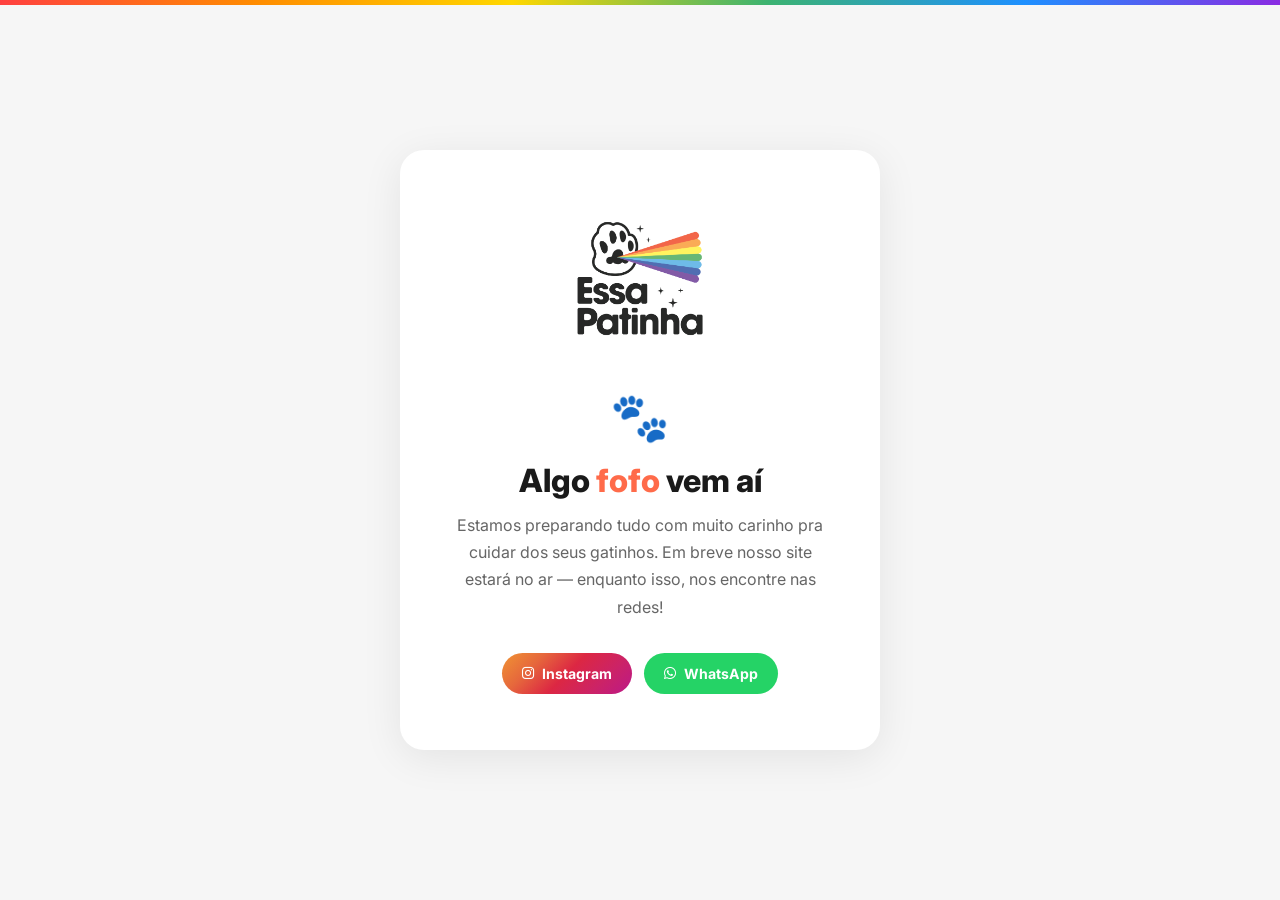
<file: index.html>
<!DOCTYPE html>
<html lang="pt-BR">
<head>
  <meta charset="UTF-8" />
  <meta name="viewport" content="width=device-width, initial-scale=1.0" />
  <title>Essa Patinha – Em breve!</title>
  <link rel="icon" href="data:image/svg+xml,<svg xmlns='http://www.w3.org/2000/svg' viewBox='0 0 100 100'><text y='.9em' font-size='90'>🐾</text></svg>" />
  <link rel="preconnect" href="https://fonts.googleapis.com" />
  <link rel="preconnect" href="https://fonts.gstatic.com" crossorigin />
  <link href="https://fonts.googleapis.com/css2?family=Inter:wght@400;600;700;800&display=swap" rel="stylesheet" />
  <link rel="stylesheet" href="https://cdnjs.cloudflare.com/ajax/libs/font-awesome/6.5.1/css/all.min.css" />
<style>
*, *::before, *::after { box-sizing: border-box; margin: 0; padding: 0; }

body {
  font-family: 'Inter', system-ui, sans-serif;
  background: #f6f6f6;
  min-height: 100vh;
  display: flex;
  flex-direction: column;
  align-items: center;
  justify-content: center;
  padding: 24px;
  text-align: center;
}

.rainbow-top {
  position: fixed;
  top: 0; left: 0; right: 0;
  height: 5px;
  background: linear-gradient(90deg,#ff4040,#ff8c00,#ffd700,#3cb371,#1e90ff,#8a2be2);
}

.card {
  background: #fff;
  border-radius: 24px;
  padding: 56px 48px;
  max-width: 480px;
  width: 100%;
  box-shadow: 0 8px 40px rgba(0,0,0,.08);
}

.logo { width: 160px; margin: 0 auto 32px; }

h1 {
  font-size: 2rem;
  font-weight: 800;
  color: #1a1a1a;
  margin-bottom: 12px;
  line-height: 1.2;
}

h1 em { color: #ff6b4a; font-style: normal; }

p {
  color: #666;
  font-size: 1rem;
  line-height: 1.7;
  margin-bottom: 32px;
}

.socials {
  display: flex;
  gap: 12px;
  justify-content: center;
}

.social-btn {
  display: inline-flex;
  align-items: center;
  gap: 8px;
  padding: 12px 20px;
  border-radius: 50px;
  font-weight: 700;
  font-size: .88rem;
  text-decoration: none;
  transition: transform .15s, box-shadow .15s;
}
.social-btn:hover { transform: translateY(-2px); box-shadow: 0 6px 16px rgba(0,0,0,.12); }

.btn-insta {
  background: linear-gradient(135deg,#f09433,#e6683c,#dc2743,#cc2366,#bc1888);
  color: #fff;
}
.btn-whats { background: #25d366; color: #fff; }

.paw {
  font-size: 3rem;
  margin-bottom: 16px;
  display: block;
  animation: float 3s ease-in-out infinite;
}

@keyframes float {
  0%, 100% { transform: translateY(0); }
  50%       { transform: translateY(-8px); }
}

@media (max-width: 480px) {
  .card { padding: 40px 24px; }
  .socials { flex-direction: column; }
  .social-btn { justify-content: center; }
}
</style>
</head>
<body>
  <div class="rainbow-top"></div>

  <div class="card">
    <img src="logo.png" alt="Essa Patinha" class="logo" />
    <span class="paw">🐾</span>
    <h1>Algo <em>fofo</em> vem aí</h1>
    <p>
      Estamos preparando tudo com muito carinho pra cuidar dos seus gatinhos.
      Em breve nosso site estará no ar — enquanto isso, nos encontre nas redes!
    </p>
    <div class="socials">
      <a href="https://instagram.com/essapatinha" target="_blank" rel="noopener" class="social-btn btn-insta">
        <i class="fa-brands fa-instagram"></i> Instagram
      </a>
      <a href="https://wa.me/55519953351122" target="_blank" rel="noopener" class="social-btn btn-whats">
        <i class="fa-brands fa-whatsapp"></i> WhatsApp
      </a>
    </div>
  </div>
</body>
</html>
</file>
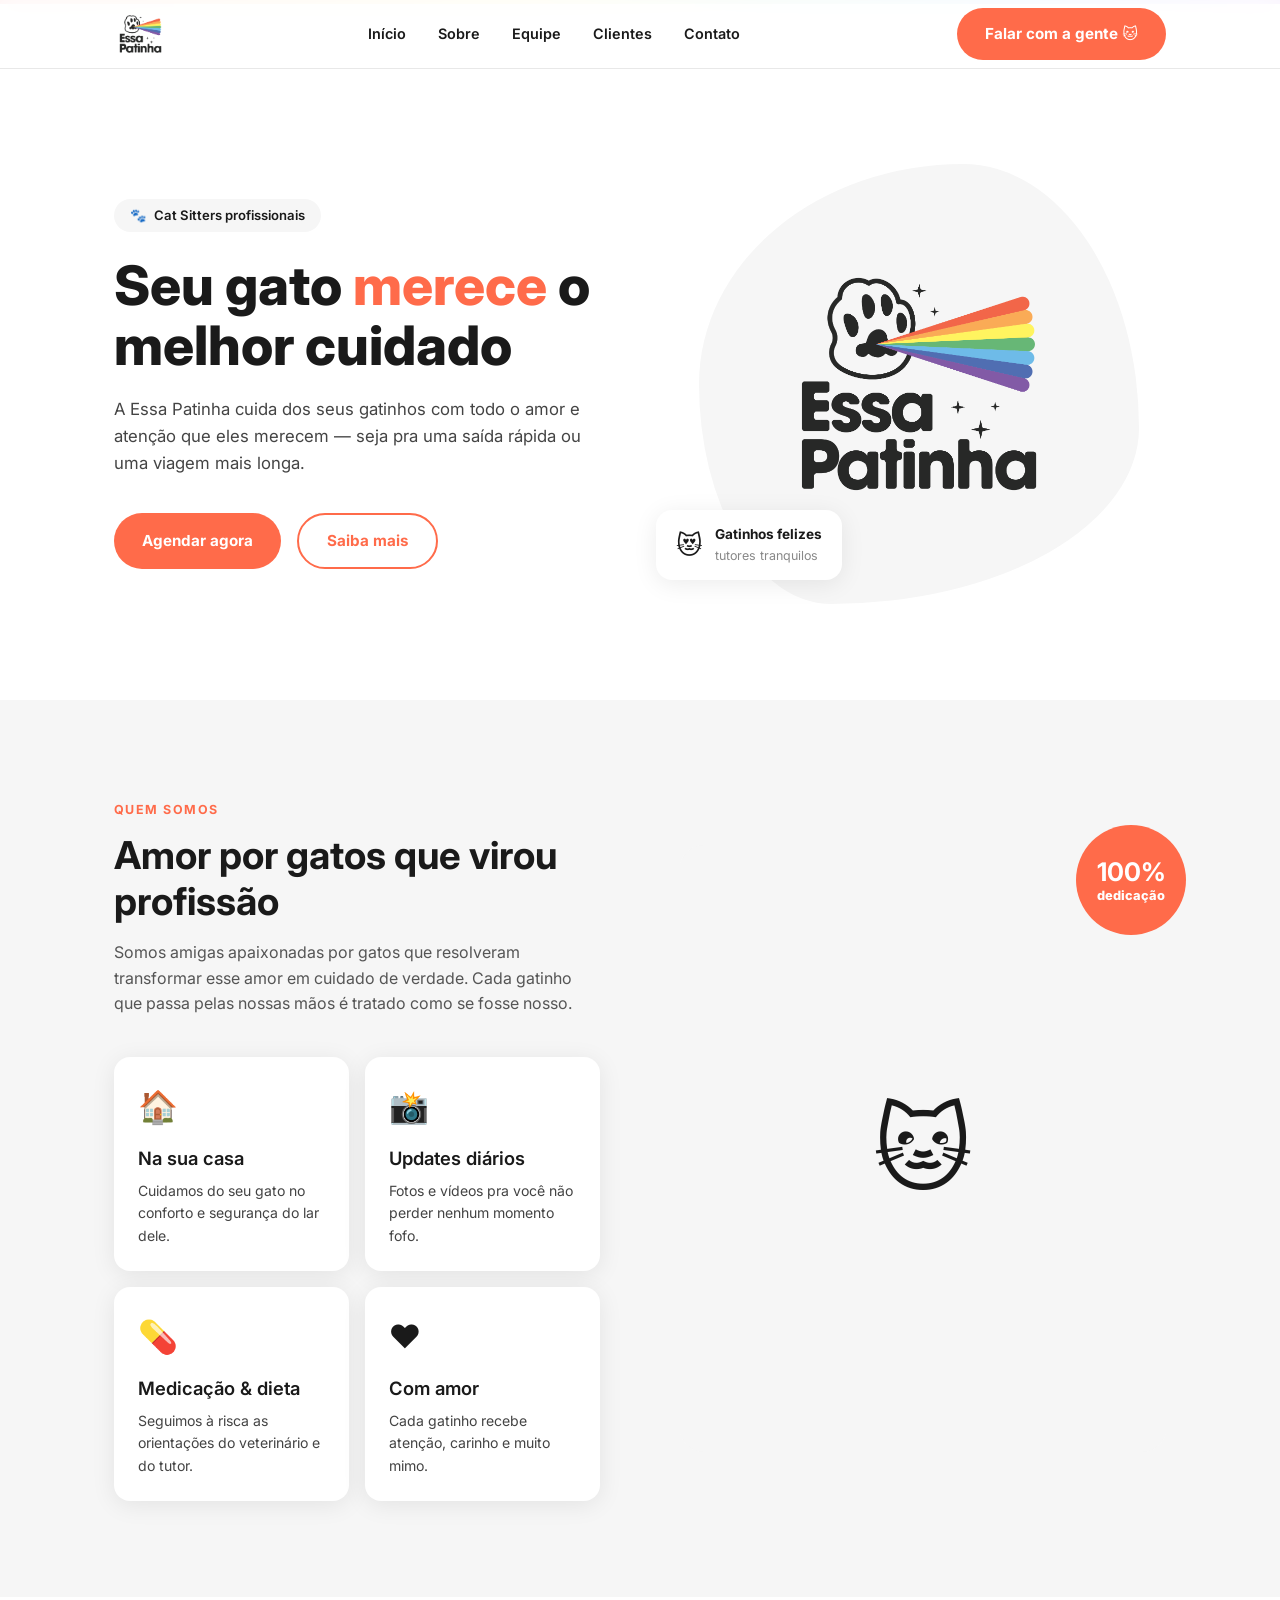
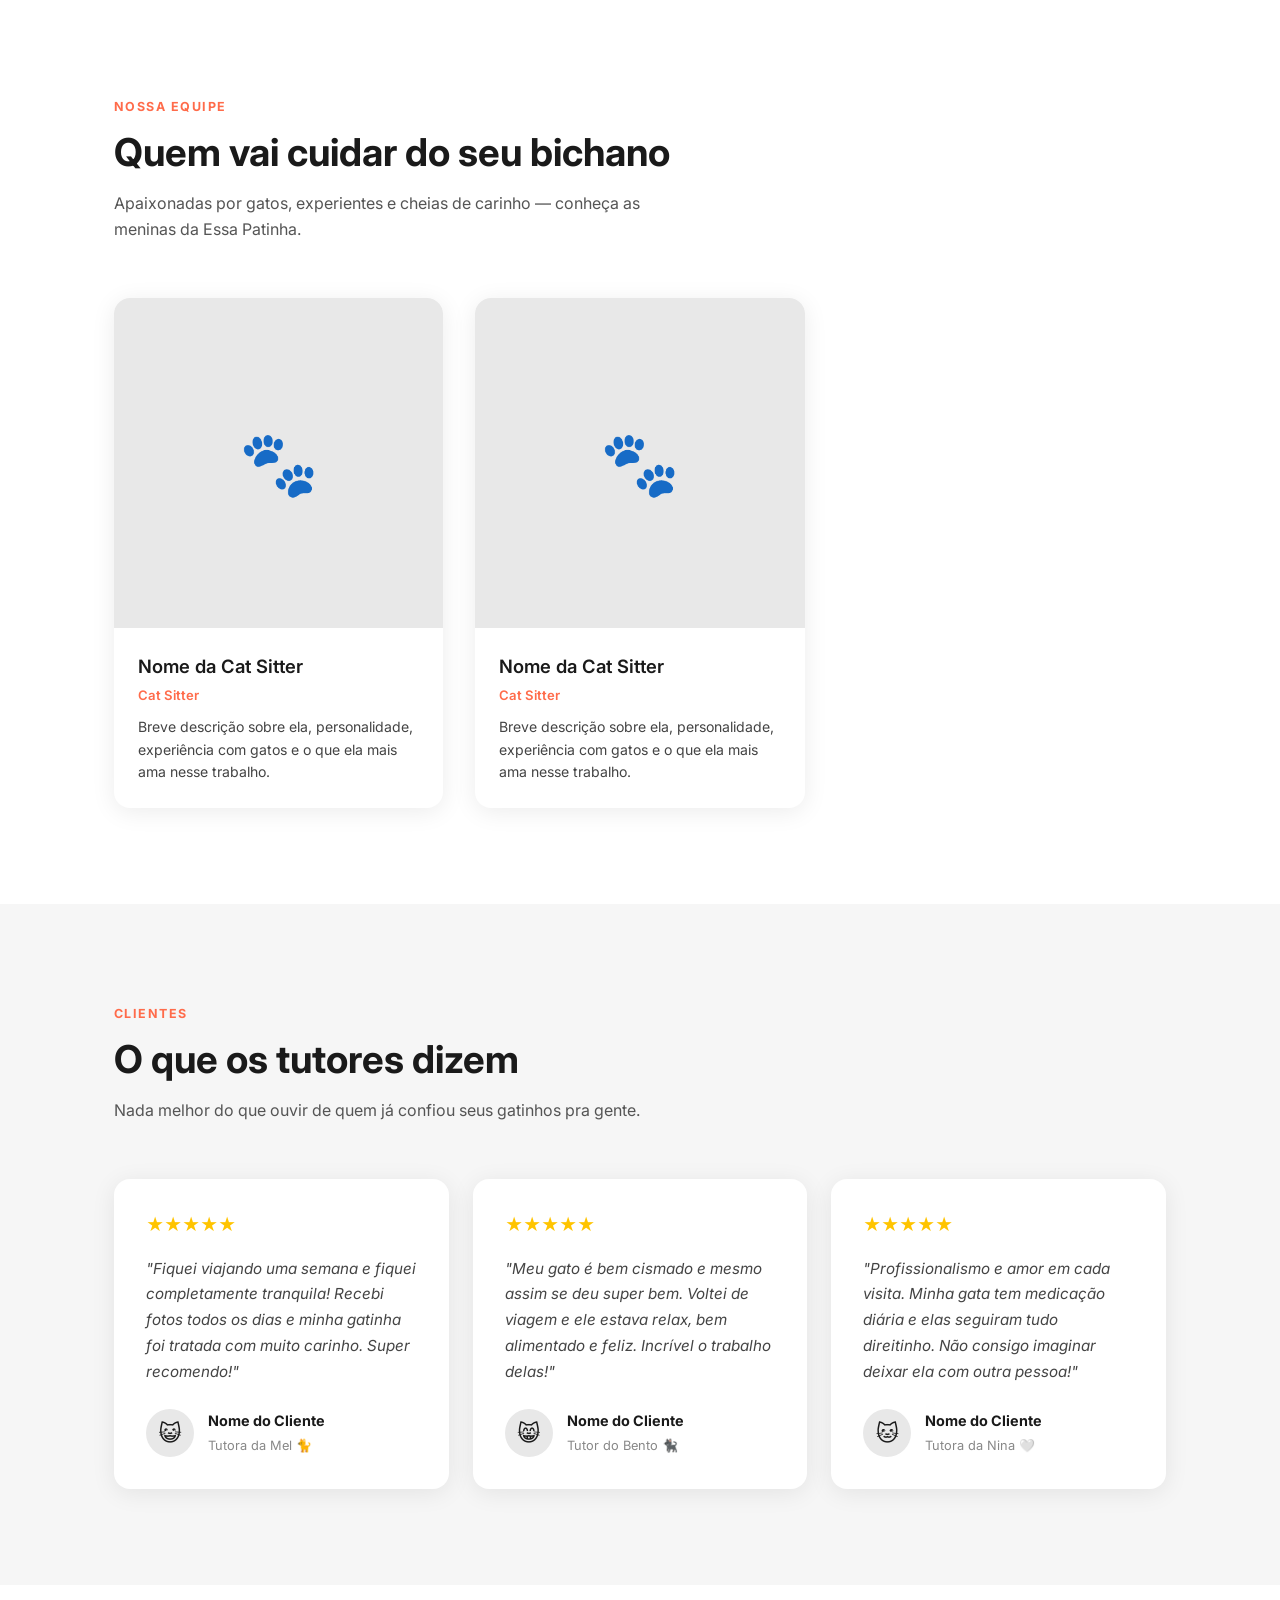
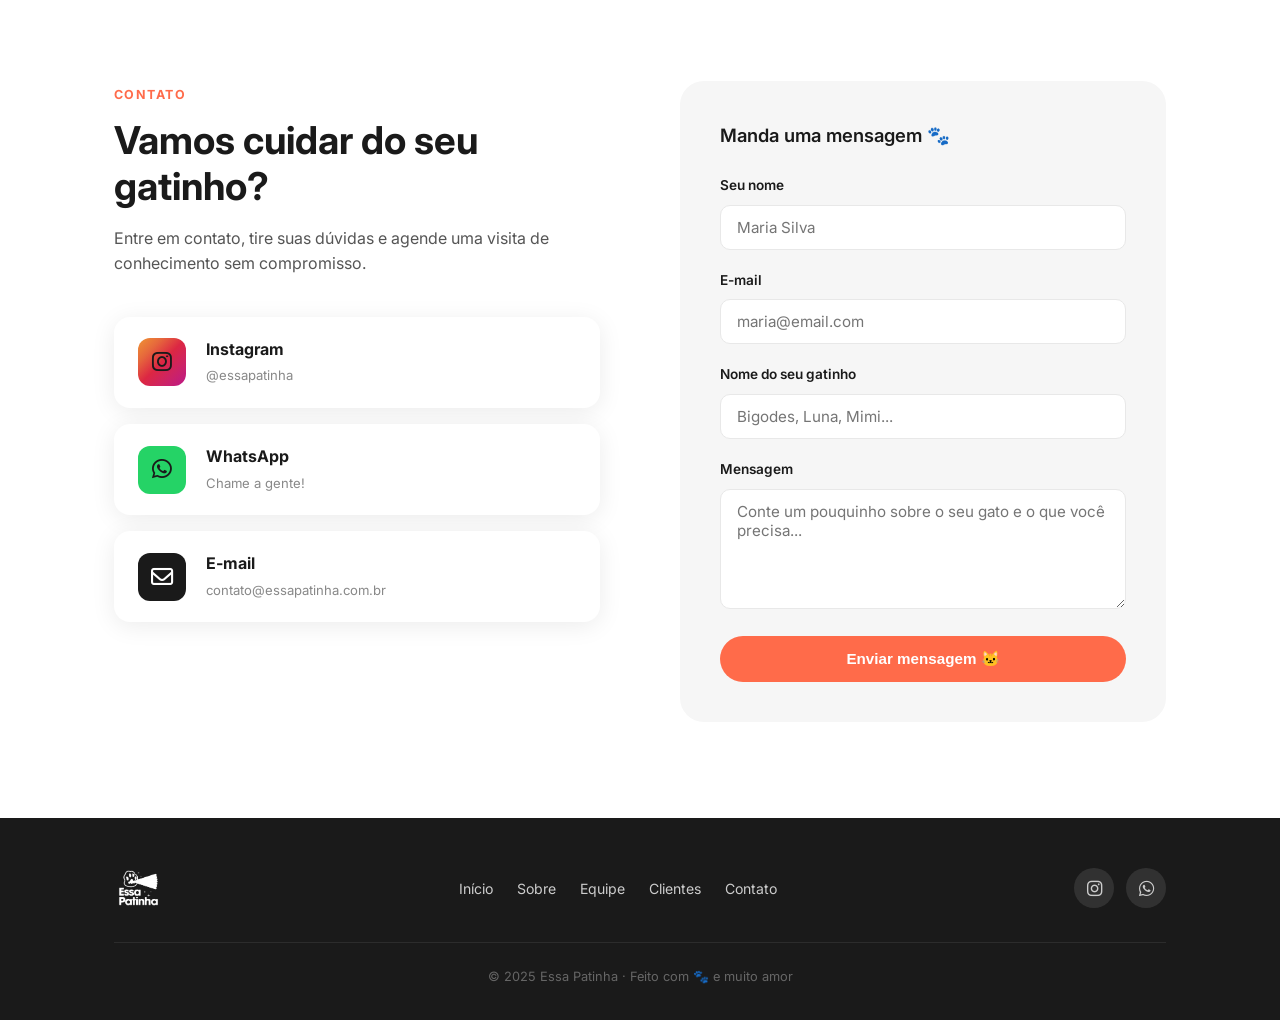
<file: index-2.html>
<!DOCTYPE html>
<html lang="pt-BR">
<head>
  <meta charset="UTF-8" />
  <meta name="viewport" content="width=device-width, initial-scale=1.0" />
  <title>Essa Patinha – Cat Sitters com amor</title>
  <meta name="description" content="Cuidamos dos seus gatinhos com todo o carinho que eles merecem. Somos cat sitters apaixonadas por gatos." />
  <link rel="icon" href="data:image/svg+xml,<svg xmlns='http://www.w3.org/2000/svg' viewBox='0 0 100 100'><text y='.9em' font-size='90'>🐾</text></svg>" />
  <link rel="preconnect" href="https://fonts.googleapis.com" />
  <link rel="preconnect" href="https://fonts.gstatic.com" crossorigin />
  <link href="https://fonts.googleapis.com/css2?family=Inter:wght@400;600;700;800&display=swap" rel="stylesheet" />
  <link rel="stylesheet" href="https://cdnjs.cloudflare.com/ajax/libs/font-awesome/6.5.1/css/all.min.css" />
<style>
*, *::before, *::after { box-sizing: border-box; margin: 0; padding: 0; }

:root {
  --preto:   #1a1a1a;
  --cinza1:  #f6f6f6;
  --cinza2:  #e8e8e8;
  --cinza3:  #888;
  --branco:  #ffffff;
  --coral:   #ff6b4a;
  --radius:  16px;
  --shadow:  0 4px 24px rgba(0,0,0,.08);
}

html { scroll-behavior: smooth; }

body {
  font-family: 'Inter', system-ui, sans-serif;
  color: var(--preto);
  background: var(--branco);
  line-height: 1.6;
}

img { max-width: 100%; display: block; }
a   { color: inherit; text-decoration: none; }

h1 { font-size: clamp(2rem, 5vw, 3.4rem); font-weight: 800; line-height: 1.1; }
h2 { font-size: clamp(1.6rem, 4vw, 2.4rem); font-weight: 700; line-height: 1.2; }
h3 { font-size: 1.15rem; font-weight: 600; }
p  { color: #444; }

.container { max-width: 1100px; margin: 0 auto; padding: 0 24px; }
.section   { padding: 96px 0; }
.section--gray { background: var(--cinza1); }

.section-label {
  display: inline-block;
  font-size: .78rem; font-weight: 700;
  letter-spacing: .12em; text-transform: uppercase;
  color: var(--coral); margin-bottom: 12px;
}
.section-title { margin-bottom: 16px; }
.section-sub   { color: #555; max-width: 560px; }

.btn {
  display: inline-flex; align-items: center; gap: 8px;
  padding: 14px 28px; border-radius: 50px;
  font-weight: 700; font-size: .95rem; cursor: pointer;
  transition: transform .15s, box-shadow .15s; border: none;
}
.btn:hover { transform: translateY(-2px); box-shadow: 0 6px 20px rgba(0,0,0,.15); }
.btn-primary   { background: var(--coral); color: #fff; }
.btn-secondary { background: var(--preto); color: #fff; }
.btn-outline   { background: transparent; color: var(--coral); border: 2px solid var(--coral); }

/* ── Rainbow bar ── */
.rainbow-bar {
  height: 4px;
  background: linear-gradient(90deg,#ff4040,#ff8c00,#ffd700,#3cb371,#1e90ff,#8a2be2);
}

/* ════ NAV ════ */
.nav {
  position: fixed; top: 0; left: 0; right: 0; z-index: 100;
  background: rgba(255,255,255,.95);
  backdrop-filter: blur(12px);
  border-bottom: 1px solid var(--cinza2);
  transition: box-shadow .2s;
}
.nav.scrolled { box-shadow: var(--shadow); }
.nav__inner {
  display: flex; align-items: center; justify-content: space-between; height: 68px;
}
.nav__logo img { height: 48px; width: auto; }
.nav__links { display: flex; list-style: none; gap: 32px; }
.nav__links a { font-size: .9rem; font-weight: 600; transition: color .15s; }
.nav__links a:hover { color: var(--coral); }
.nav__cta { margin-left: 16px; }

.nav__hamburger {
  display: none; flex-direction: column; gap: 5px;
  cursor: pointer; background: none; border: none; padding: 4px;
}
.nav__hamburger span {
  display: block; width: 24px; height: 2px;
  background: var(--preto); border-radius: 2px;
  transition: transform .25s, opacity .25s;
}
.nav__hamburger.open span:nth-child(1) { transform: translateY(7px) rotate(45deg); }
.nav__hamburger.open span:nth-child(2) { opacity: 0; }
.nav__hamburger.open span:nth-child(3) { transform: translateY(-7px) rotate(-45deg); }

.nav__mobile {
  display: none; flex-direction: column;
  background: var(--branco);
  padding: 16px 24px 24px;
  border-top: 1px solid var(--cinza2);
}
.nav__mobile.open { display: flex; }
.nav__mobile a {
  padding: 12px 0; font-weight: 600;
  border-bottom: 1px solid var(--cinza2);
}
.nav__mobile a:last-child { border: none; }
.nav__mobile .btn { margin-top: 8px; text-align: center; justify-content: center; }

/* ════ HERO ════ */
.hero { padding: 160px 0 96px; background: var(--branco); overflow: hidden; }
.hero__inner {
  display: grid; grid-template-columns: 1fr 1fr;
  gap: 64px; align-items: center;
}
.hero__kicker {
  display: inline-flex; align-items: center; gap: 8px;
  background: var(--cinza1); border-radius: 50px;
  padding: 6px 16px; font-size: .82rem; font-weight: 600;
  margin-bottom: 24px;
}
.hero__title { margin-bottom: 20px; }
.hero__title em { color: var(--coral); font-style: normal; }
.hero__desc { font-size: 1.05rem; margin-bottom: 36px; max-width: 480px; }
.hero__actions { display: flex; gap: 16px; flex-wrap: wrap; }

.hero__image { position: relative; display: flex; justify-content: center; }
.hero__blob {
  width: 440px; height: 440px;
  background: var(--cinza1);
  border-radius: 60% 40% 70% 30% / 50% 60% 40% 50%;
  display: flex; align-items: center; justify-content: center; overflow: hidden;
}
.hero__blob img { width: 300px; height: 300px; object-fit: contain; }
.hero__badge {
  position: absolute; bottom: 24px; left: -16px;
  background: var(--branco); border-radius: var(--radius);
  padding: 14px 20px; box-shadow: var(--shadow);
  display: flex; align-items: center; gap: 12px;
  font-size: .85rem; font-weight: 600; white-space: nowrap;
}
.hero__badge-icon { font-size: 1.6rem; }

/* ════ SOBRE ════ */
.sobre__inner {
  display: grid; grid-template-columns: 1fr 1fr;
  gap: 80px; align-items: center;
}
.sobre__cards {
  display: grid; grid-template-columns: 1fr 1fr;
  gap: 16px; margin-top: 40px;
}
.sobre__card {
  background: var(--branco); border-radius: var(--radius);
  padding: 24px; box-shadow: var(--shadow);
}
.sobre__card-icon { font-size: 2rem; margin-bottom: 12px; }
.sobre__card h3   { margin-bottom: 6px; }
.sobre__card p    { font-size: .88rem; }

.sobre__visual { position: relative; }
.sobre__img-wrap {
  border-radius: 24px; overflow: hidden;
  background: var(--cinza1); aspect-ratio: 4/5;
  display: flex; align-items: center; justify-content: center;
  font-size: 6rem;
}
.sobre__pill {
  position: absolute; top: -20px; right: -20px;
  background: var(--coral); color: #fff;
  border-radius: 50%; width: 110px; height: 110px;
  display: flex; flex-direction: column;
  align-items: center; justify-content: center;
  font-weight: 800; font-size: .8rem;
  text-align: center; line-height: 1.2;
}
.sobre__pill strong { font-size: 1.6rem; display: block; }

/* ════ EQUIPE ════ */
.equipe__grid {
  display: grid;
  grid-template-columns: repeat(auto-fill, minmax(260px, 1fr));
  gap: 32px; margin-top: 56px;
}
.equipe__card {
  background: var(--branco); border-radius: var(--radius);
  overflow: hidden; box-shadow: var(--shadow); transition: transform .2s;
}
.equipe__card:hover { transform: translateY(-6px); }
.equipe__photo {
  aspect-ratio: 1; background: var(--cinza2);
  display: flex; align-items: center; justify-content: center;
  font-size: 4rem; color: var(--cinza3); overflow: hidden;
}
.equipe__photo img { width: 100%; height: 100%; object-fit: cover; }
.equipe__info { padding: 24px; }
.equipe__info h3 { margin-bottom: 4px; }
.equipe__info .role {
  font-size: .82rem; font-weight: 600;
  color: var(--coral); margin-bottom: 10px; display: block;
}
.equipe__info p { font-size: .88rem; }

/* ════ CLIENTES ════ */
.depo__grid {
  display: grid;
  grid-template-columns: repeat(auto-fill, minmax(300px, 1fr));
  gap: 24px; margin-top: 56px;
}
.depo__card {
  background: var(--branco); border-radius: var(--radius);
  padding: 32px; box-shadow: var(--shadow);
}
.depo__stars { color: #ffc400; font-size: 1.1rem; margin-bottom: 16px; }
.depo__text {
  font-size: .95rem; line-height: 1.7;
  margin-bottom: 24px; font-style: italic;
}
.depo__author { display: flex; align-items: center; gap: 14px; }
.depo__avatar {
  width: 48px; height: 48px; border-radius: 50%;
  background: var(--cinza2); display: flex;
  align-items: center; justify-content: center;
  font-size: 1.4rem; flex-shrink: 0; overflow: hidden;
}
.depo__avatar img { width: 100%; height: 100%; object-fit: cover; }
.depo__author-info strong { display: block; font-size: .9rem; }
.depo__author-info span  { font-size: .8rem; color: var(--cinza3); }

/* ════ CONTATO ════ */
.contato__inner {
  display: grid; grid-template-columns: 1fr 1fr;
  gap: 80px; align-items: start;
}
.contato__canais { display: flex; flex-direction: column; gap: 16px; margin-top: 40px; }
.contato__canal {
  display: flex; align-items: center; gap: 20px;
  background: var(--branco); border-radius: var(--radius);
  padding: 20px 24px; box-shadow: var(--shadow);
  transition: transform .15s; font-weight: 600;
}
.contato__canal:hover { transform: translateX(6px); }
.contato__canal-icon {
  width: 48px; height: 48px; border-radius: 12px;
  display: flex; align-items: center; justify-content: center;
  font-size: 1.4rem; flex-shrink: 0;
}
.canal-insta { background: linear-gradient(135deg,#f09433,#e6683c,#dc2743,#cc2366,#bc1888); }
.canal-whats { background: #25d366; }
.contato__canal-text strong { display: block; }
.contato__canal-text span   { font-size: .82rem; color: var(--cinza3); font-weight: 400; }

.contato__form-wrap {
  background: var(--cinza1); border-radius: 24px; padding: 40px;
}
.contato__form-wrap h3 { margin-bottom: 24px; }

.form-group { margin-bottom: 20px; }
.form-group label { display: block; font-size: .85rem; font-weight: 600; margin-bottom: 8px; }
.form-group input,
.form-group textarea {
  width: 100%; padding: 12px 16px;
  border: 1.5px solid var(--cinza2); border-radius: 10px;
  font-size: .95rem; font-family: inherit;
  background: var(--branco); transition: border-color .15s; color: var(--preto);
}
.form-group input:focus,
.form-group textarea:focus { outline: none; border-color: var(--coral); }
.form-group textarea { resize: vertical; min-height: 120px; }
.form__btn { width: 100%; justify-content: center; }

/* ════ FOOTER ════ */
.footer { background: var(--preto); color: #ccc; padding: 48px 0 32px; }
.footer__inner {
  display: flex; justify-content: space-between;
  align-items: center; flex-wrap: wrap;
  gap: 24px; margin-bottom: 32px;
}
.footer__logo img { height: 44px; filter: brightness(0) invert(1); }
.footer__links { display: flex; gap: 24px; list-style: none; flex-wrap: wrap; }
.footer__links a { font-size: .88rem; transition: color .15s; }
.footer__links a:hover { color: var(--coral); }
.footer__socials { display: flex; gap: 12px; }
.footer__social {
  width: 40px; height: 40px; border-radius: 50%;
  background: rgba(255,255,255,.1);
  display: flex; align-items: center; justify-content: center;
  font-size: 1.1rem; transition: background .15s;
}
.footer__social:hover { background: var(--coral); }
.footer__bottom {
  border-top: 1px solid rgba(255,255,255,.08);
  padding-top: 24px; font-size: .8rem;
  text-align: center; color: #666;
}

/* ════ RESPONSIVO ════ */
@media (max-width: 900px) {
  .hero__inner, .sobre__inner, .contato__inner { grid-template-columns: 1fr; }
  .hero { padding: 120px 0 64px; }
  .hero__image { display: none; }
  .sobre__visual { display: none; }
  .sobre__cards { grid-template-columns: 1fr 1fr; }
  .nav__links, .nav__cta { display: none; }
  .nav__hamburger { display: flex; }
}
@media (max-width: 600px) {
  .section { padding: 72px 0; }
  .sobre__cards { grid-template-columns: 1fr; }
  .footer__inner { flex-direction: column; align-items: flex-start; }
  .contato__form-wrap { padding: 24px; }
}
</style>
</head>
<body>

<!-- NAV -->
<header class="nav" id="topo">
  <div class="container nav__inner">
    <a href="#topo" class="nav__logo">
      <img src="logo.png" alt="Essa Patinha" />
    </a>
    <nav>
      <ul class="nav__links">
        <li><a href="#inicio">Início</a></li>
        <li><a href="#sobre">Sobre</a></li>
        <li><a href="#equipe">Equipe</a></li>
        <li><a href="#clientes">Clientes</a></li>
        <li><a href="#contato">Contato</a></li>
      </ul>
    </nav>
    <a href="#contato" class="btn btn-primary nav__cta">Falar com a gente 🐱</a>
    <button class="nav__hamburger" aria-label="Menu">
      <span></span><span></span><span></span>
    </button>
  </div>
  <nav class="nav__mobile">
    <a href="#inicio">Início</a>
    <a href="#sobre">Sobre</a>
    <a href="#equipe">Equipe</a>
    <a href="#clientes">Clientes</a>
    <a href="#contato">Contato</a>
    <a href="#contato" class="btn btn-primary">Falar com a gente 🐱</a>
  </nav>
</header>

<div class="rainbow-bar"></div>

<!-- HERO -->
<section class="hero" id="inicio">
  <div class="container hero__inner">
    <div class="hero__text">
      <div class="hero__kicker"><span>🐾</span> Cat Sitters profissionais</div>
      <h1 class="hero__title">Seu gato <em>merece</em> o melhor cuidado</h1>
      <p class="hero__desc">
        A Essa Patinha cuida dos seus gatinhos com todo o amor e atenção que eles merecem —
        seja pra uma saída rápida ou uma viagem mais longa.
      </p>
      <div class="hero__actions">
        <a href="#contato" class="btn btn-primary">Agendar agora</a>
        <a href="#sobre" class="btn btn-outline">Saiba mais</a>
      </div>
    </div>
    <div class="hero__image">
      <div class="hero__blob">
        <img src="logo.png" alt="Essa Patinha" />
      </div>
      <div class="hero__badge">
        <span class="hero__badge-icon">😻</span>
        <div>
          <strong>Gatinhos felizes</strong>
          <span style="display:block;font-size:.78rem;color:#888;font-weight:400">tutores tranquilos</span>
        </div>
      </div>
    </div>
  </div>
</section>

<!-- SOBRE -->
<section class="section section--gray" id="sobre">
  <div class="container sobre__inner">
    <div>
      <span class="section-label">Quem somos</span>
      <h2 class="section-title">Amor por gatos que virou profissão</h2>
      <p class="section-sub">
        Somos amigas apaixonadas por gatos que resolveram transformar esse amor em cuidado de verdade.
        Cada gatinho que passa pelas nossas mãos é tratado como se fosse nosso.
      </p>
      <div class="sobre__cards">
        <div class="sobre__card">
          <div class="sobre__card-icon">🏠</div>
          <h3>Na sua casa</h3>
          <p>Cuidamos do seu gato no conforto e segurança do lar dele.</p>
        </div>
        <div class="sobre__card">
          <div class="sobre__card-icon">📸</div>
          <h3>Updates diários</h3>
          <p>Fotos e vídeos pra você não perder nenhum momento fofo.</p>
        </div>
        <div class="sobre__card">
          <div class="sobre__card-icon">💊</div>
          <h3>Medicação & dieta</h3>
          <p>Seguimos à risca as orientações do veterinário e do tutor.</p>
        </div>
        <div class="sobre__card">
          <div class="sobre__card-icon">❤️</div>
          <h3>Com amor</h3>
          <p>Cada gatinho recebe atenção, carinho e muito mimo.</p>
        </div>
      </div>
    </div>
    <div class="sobre__visual">
      <div class="sobre__img-wrap">🐱</div>
      <div class="sobre__pill"><strong>100%</strong>dedicação</div>
    </div>
  </div>
</section>

<!-- EQUIPE -->
<section class="section" id="equipe">
  <div class="container">
    <span class="section-label">Nossa equipe</span>
    <h2 class="section-title">Quem vai cuidar do seu bichano</h2>
    <p class="section-sub">
      Apaixonadas por gatos, experientes e cheias de carinho — conheça as meninas da Essa Patinha.
    </p>
    <div class="equipe__grid">
      <div class="equipe__card">
        <div class="equipe__photo">🐾</div>
        <div class="equipe__info">
          <h3>Nome da Cat Sitter</h3>
          <span class="role">Cat Sitter</span>
          <p>Breve descrição sobre ela, personalidade, experiência com gatos e o que ela mais ama nesse trabalho.</p>
        </div>
      </div>
      <div class="equipe__card">
        <div class="equipe__photo">🐾</div>
        <div class="equipe__info">
          <h3>Nome da Cat Sitter</h3>
          <span class="role">Cat Sitter</span>
          <p>Breve descrição sobre ela, personalidade, experiência com gatos e o que ela mais ama nesse trabalho.</p>
        </div>
      </div>
    </div>
  </div>
</section>

<!-- CLIENTES -->
<section class="section section--gray" id="clientes">
  <div class="container">
    <span class="section-label">Clientes</span>
    <h2 class="section-title">O que os tutores dizem</h2>
    <p class="section-sub">Nada melhor do que ouvir de quem já confiou seus gatinhos pra gente.</p>
    <div class="depo__grid">
      <div class="depo__card">
        <div class="depo__stars">★★★★★</div>
        <p class="depo__text">"Fiquei viajando uma semana e fiquei completamente tranquila! Recebi fotos todos os dias e minha gatinha foi tratada com muito carinho. Super recomendo!"</p>
        <div class="depo__author">
          <div class="depo__avatar">😺</div>
          <div class="depo__author-info">
            <strong>Nome do Cliente</strong>
            <span>Tutora da Mel 🐈</span>
          </div>
        </div>
      </div>
      <div class="depo__card">
        <div class="depo__stars">★★★★★</div>
        <p class="depo__text">"Meu gato é bem cismado e mesmo assim se deu super bem. Voltei de viagem e ele estava relax, bem alimentado e feliz. Incrível o trabalho delas!"</p>
        <div class="depo__author">
          <div class="depo__avatar">😸</div>
          <div class="depo__author-info">
            <strong>Nome do Cliente</strong>
            <span>Tutor do Bento 🐈‍⬛</span>
          </div>
        </div>
      </div>
      <div class="depo__card">
        <div class="depo__stars">★★★★★</div>
        <p class="depo__text">"Profissionalismo e amor em cada visita. Minha gata tem medicação diária e elas seguiram tudo direitinho. Não consigo imaginar deixar ela com outra pessoa!"</p>
        <div class="depo__author">
          <div class="depo__avatar">🐱</div>
          <div class="depo__author-info">
            <strong>Nome do Cliente</strong>
            <span>Tutora da Nina 🤍</span>
          </div>
        </div>
      </div>
    </div>
  </div>
</section>

<!-- CONTATO -->
<section class="section" id="contato">
  <div class="container contato__inner">
    <div>
      <span class="section-label">Contato</span>
      <h2 class="section-title">Vamos cuidar do seu gatinho?</h2>
      <p class="section-sub">
        Entre em contato, tire suas dúvidas e agende uma visita de conhecimento sem compromisso.
      </p>
      <div class="contato__canais">
        <a href="https://instagram.com/essapatinha" target="_blank" rel="noopener" class="contato__canal">
          <div class="contato__canal-icon canal-insta"><i class="fa-brands fa-instagram"></i></div>
          <div class="contato__canal-text">
            <strong>Instagram</strong>
            <span>@essapatinha</span>
          </div>
        </a>
        <a href="https://wa.me/55519953351122" target="_blank" rel="noopener" class="contato__canal">
          <div class="contato__canal-icon canal-whats"><i class="fa-brands fa-whatsapp"></i></div>
          <div class="contato__canal-text">
            <strong>WhatsApp</strong>
            <span>Chame a gente!</span>
          </div>
        </a>
        <a href="mailto:contato@essapatinha.com.br" class="contato__canal">
          <div class="contato__canal-icon" style="background:#1a1a1a"><i class="fa-regular fa-envelope" style="color:#fff"></i></div>
          <div class="contato__canal-text">
            <strong>E-mail</strong>
            <span>contato@essapatinha.com.br</span>
          </div>
        </a>
      </div>
    </div>
    <div class="contato__form-wrap">
      <h3>Manda uma mensagem 🐾</h3>
      <form class="contato__form">
        <div class="form-group">
          <label for="nome">Seu nome</label>
          <input type="text" id="nome" name="nome" placeholder="Maria Silva" required />
        </div>
        <div class="form-group">
          <label for="email">E-mail</label>
          <input type="email" id="email" name="email" placeholder="maria@email.com" required />
        </div>
        <div class="form-group">
          <label for="gato">Nome do seu gatinho</label>
          <input type="text" id="gato" name="gato" placeholder="Bigodes, Luna, Mimi..." />
        </div>
        <div class="form-group">
          <label for="mensagem">Mensagem</label>
          <textarea id="mensagem" name="mensagem" placeholder="Conte um pouquinho sobre o seu gato e o que você precisa..." required></textarea>
        </div>
        <button type="submit" class="btn btn-primary form__btn">Enviar mensagem 🐱</button>
      </form>
    </div>
  </div>
</section>

<!-- FOOTER -->
<footer class="footer">
  <div class="container">
    <div class="footer__inner">
      <a href="#topo" class="footer__logo">
        <img src="logo.png" alt="Essa Patinha" />
      </a>
      <ul class="footer__links">
        <li><a href="#inicio">Início</a></li>
        <li><a href="#sobre">Sobre</a></li>
        <li><a href="#equipe">Equipe</a></li>
        <li><a href="#clientes">Clientes</a></li>
        <li><a href="#contato">Contato</a></li>
      </ul>
      <div class="footer__socials">
        <a href="https://instagram.com/essapatinha" target="_blank" rel="noopener" class="footer__social" aria-label="Instagram"><i class="fa-brands fa-instagram"></i></a>
        <a href="https://wa.me/55519953351122" target="_blank" rel="noopener" class="footer__social" aria-label="WhatsApp"><i class="fa-brands fa-whatsapp"></i></a>
      </div>
    </div>
    <div class="footer__bottom">© 2025 Essa Patinha · Feito com 🐾 e muito amor</div>
  </div>
</footer>

<script>
const nav = document.querySelector('.nav');
window.addEventListener('scroll', () => {
  nav.classList.toggle('scrolled', window.scrollY > 20);
});

const hamburger = document.querySelector('.nav__hamburger');
const mobileMenu = document.querySelector('.nav__mobile');
hamburger.addEventListener('click', () => {
  hamburger.classList.toggle('open');
  mobileMenu.classList.toggle('open');
});
document.querySelectorAll('.nav__mobile a').forEach(link => {
  link.addEventListener('click', () => {
    hamburger.classList.remove('open');
    mobileMenu.classList.remove('open');
  });
});

const form = document.querySelector('.contato__form');
form.addEventListener('submit', e => {
  e.preventDefault();
  const btn = form.querySelector('button[type="submit"]');
  btn.textContent = '✓ Mensagem enviada!';
  btn.disabled = true;
  btn.style.background = '#3cb371';
  form.reset();
  setTimeout(() => {
    btn.textContent = 'Enviar mensagem 🐱';
    btn.disabled = false;
    btn.style.background = '';
  }, 4000);
});
</script>
</body>
</html>
</file>
